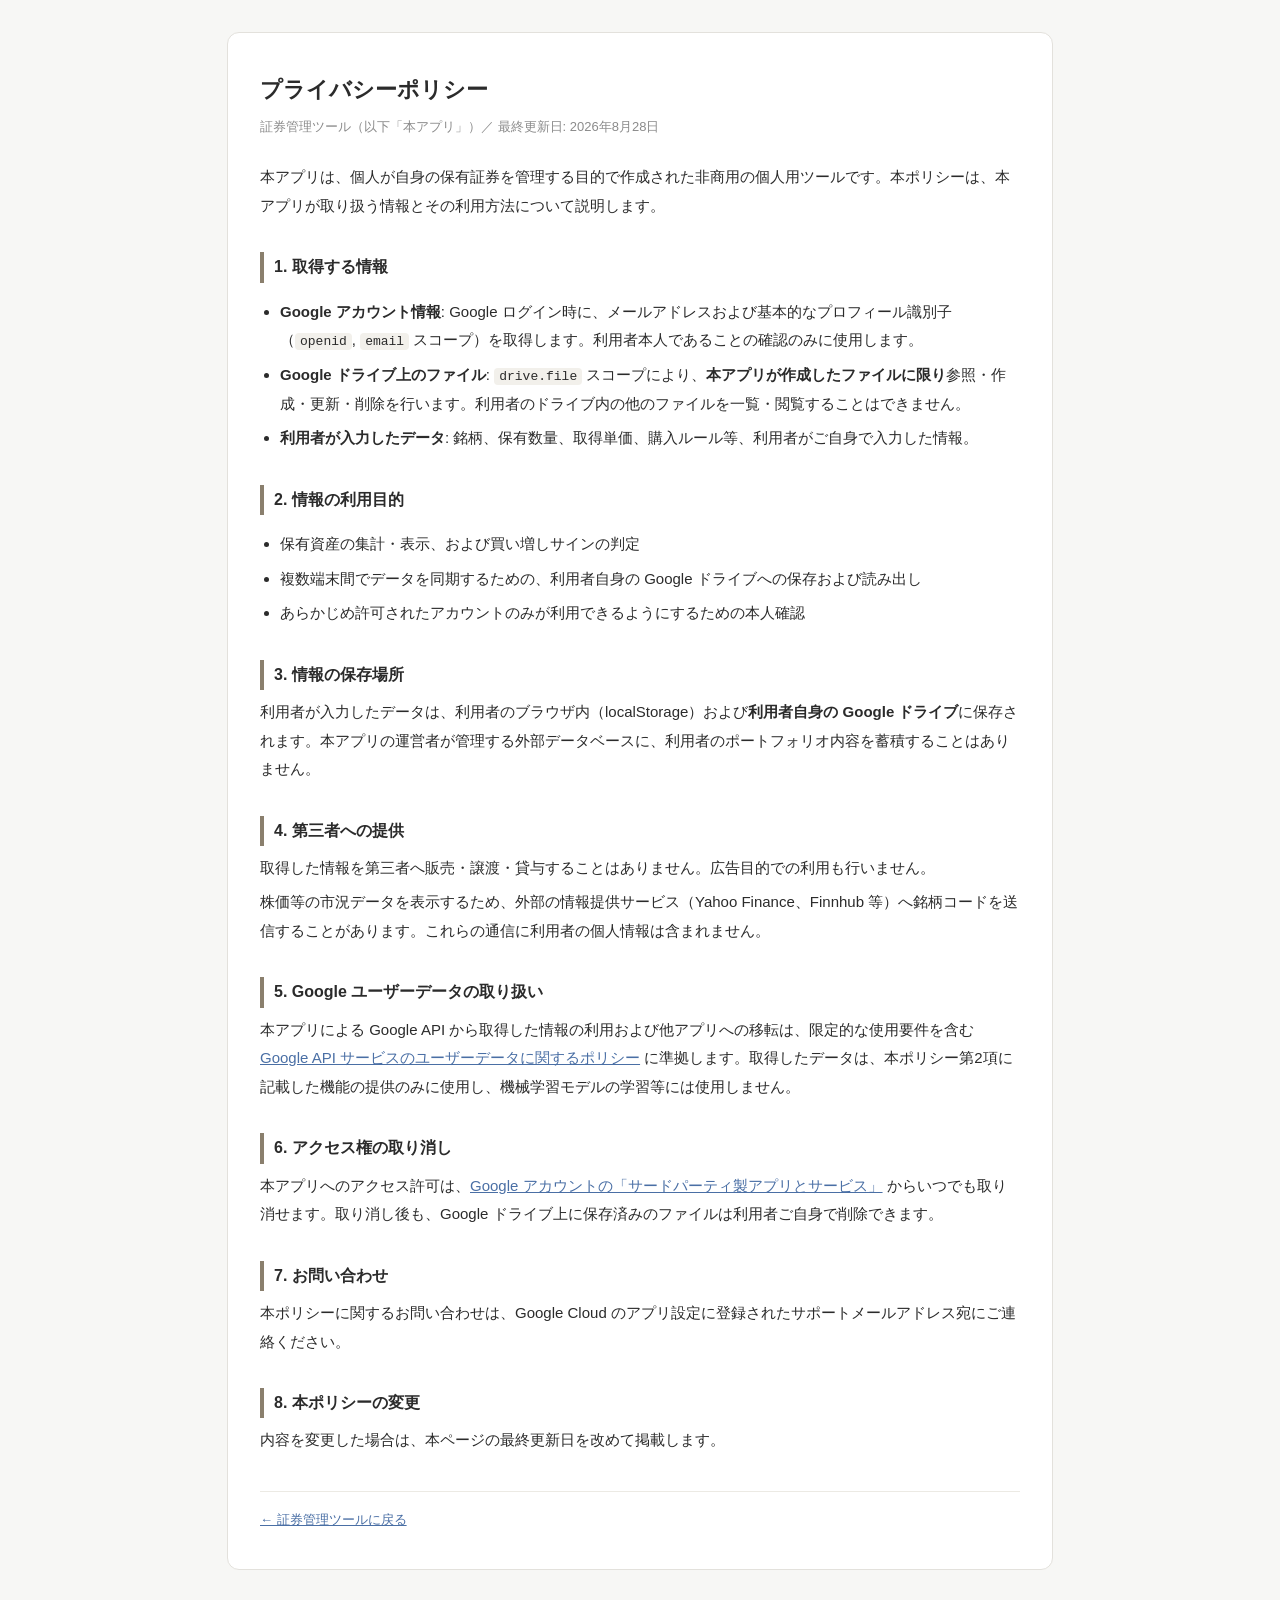
<file: privacy.html>
<!DOCTYPE html>
<html lang="ja">
<head>
<meta charset="UTF-8" />
<meta name="viewport" content="width=device-width, initial-scale=1.0" />
<title>プライバシーポリシー｜証券管理ツール</title>
<style>
  :root { color-scheme: light; }
  body { margin:0; padding:32px 20px 64px; background:#f7f7f5; color:#2b2b2b;
         font-family:"Zen Kaku Gothic New","Hiragino Kaku Gothic ProN","Yu Gothic",sans-serif;
         line-height:1.9; font-size:15px; }
  .wrap { max-width:760px; margin:0 auto; background:#fff; border:1px solid #e3e1dc;
          border-radius:12px; padding:36px 32px; }
  h1 { font-size:22px; margin:0 0 4px; }
  h2 { font-size:16px; margin:32px 0 8px; padding-left:10px; border-left:4px solid #8a7f6d; }
  p, li { margin:6px 0; }
  ul { padding-left:20px; }
  .meta { color:#8b8b8b; font-size:13px; margin:0 0 24px; }
  code { background:#f2f0eb; padding:1px 5px; border-radius:4px; font-size:13px; }
  a { color:#4a6fa5; }
  footer { margin-top:36px; padding-top:16px; border-top:1px solid #eceae4; font-size:13px; color:#8b8b8b; }
</style>
</head>
<body>
<div class="wrap">
  <h1>プライバシーポリシー</h1>
  <p class="meta">証券管理ツール（以下「本アプリ」）／ 最終更新日: 2026年8月28日</p>

  <p>本アプリは、個人が自身の保有証券を管理する目的で作成された非商用の個人用ツールです。本ポリシーは、本アプリが取り扱う情報とその利用方法について説明します。</p>

  <h2>1. 取得する情報</h2>
  <ul>
    <li><strong>Google アカウント情報</strong>: Google ログイン時に、メールアドレスおよび基本的なプロフィール識別子（<code>openid</code>, <code>email</code> スコープ）を取得します。利用者本人であることの確認のみに使用します。</li>
    <li><strong>Google ドライブ上のファイル</strong>: <code>drive.file</code> スコープにより、<strong>本アプリが作成したファイルに限り</strong>参照・作成・更新・削除を行います。利用者のドライブ内の他のファイルを一覧・閲覧することはできません。</li>
    <li><strong>利用者が入力したデータ</strong>: 銘柄、保有数量、取得単価、購入ルール等、利用者がご自身で入力した情報。</li>
  </ul>

  <h2>2. 情報の利用目的</h2>
  <ul>
    <li>保有資産の集計・表示、および買い増しサインの判定</li>
    <li>複数端末間でデータを同期するための、利用者自身の Google ドライブへの保存および読み出し</li>
    <li>あらかじめ許可されたアカウントのみが利用できるようにするための本人確認</li>
  </ul>

  <h2>3. 情報の保存場所</h2>
  <p>利用者が入力したデータは、利用者のブラウザ内（localStorage）および<strong>利用者自身の Google ドライブ</strong>に保存されます。本アプリの運営者が管理する外部データベースに、利用者のポートフォリオ内容を蓄積することはありません。</p>

  <h2>4. 第三者への提供</h2>
  <p>取得した情報を第三者へ販売・譲渡・貸与することはありません。広告目的での利用も行いません。</p>
  <p>株価等の市況データを表示するため、外部の情報提供サービス（Yahoo Finance、Finnhub 等）へ銘柄コードを送信することがあります。これらの通信に利用者の個人情報は含まれません。</p>

  <h2>5. Google ユーザーデータの取り扱い</h2>
  <p>本アプリによる Google API から取得した情報の利用および他アプリへの移転は、限定的な使用要件を含む <a href="https://developers.google.com/terms/api-services-user-data-policy" target="_blank" rel="noopener">Google API サービスのユーザーデータに関するポリシー</a> に準拠します。取得したデータは、本ポリシー第2項に記載した機能の提供のみに使用し、機械学習モデルの学習等には使用しません。</p>

  <h2>6. アクセス権の取り消し</h2>
  <p>本アプリへのアクセス許可は、<a href="https://myaccount.google.com/permissions" target="_blank" rel="noopener">Google アカウントの「サードパーティ製アプリとサービス」</a> からいつでも取り消せます。取り消し後も、Google ドライブ上に保存済みのファイルは利用者ご自身で削除できます。</p>

  <h2>7. お問い合わせ</h2>
  <p>本ポリシーに関するお問い合わせは、Google Cloud のアプリ設定に登録されたサポートメールアドレス宛にご連絡ください。</p>

  <h2>8. 本ポリシーの変更</h2>
  <p>内容を変更した場合は、本ページの最終更新日を改めて掲載します。</p>

  <footer><a href="./">← 証券管理ツールに戻る</a></footer>
</div>
</body>
</html>
</file>
